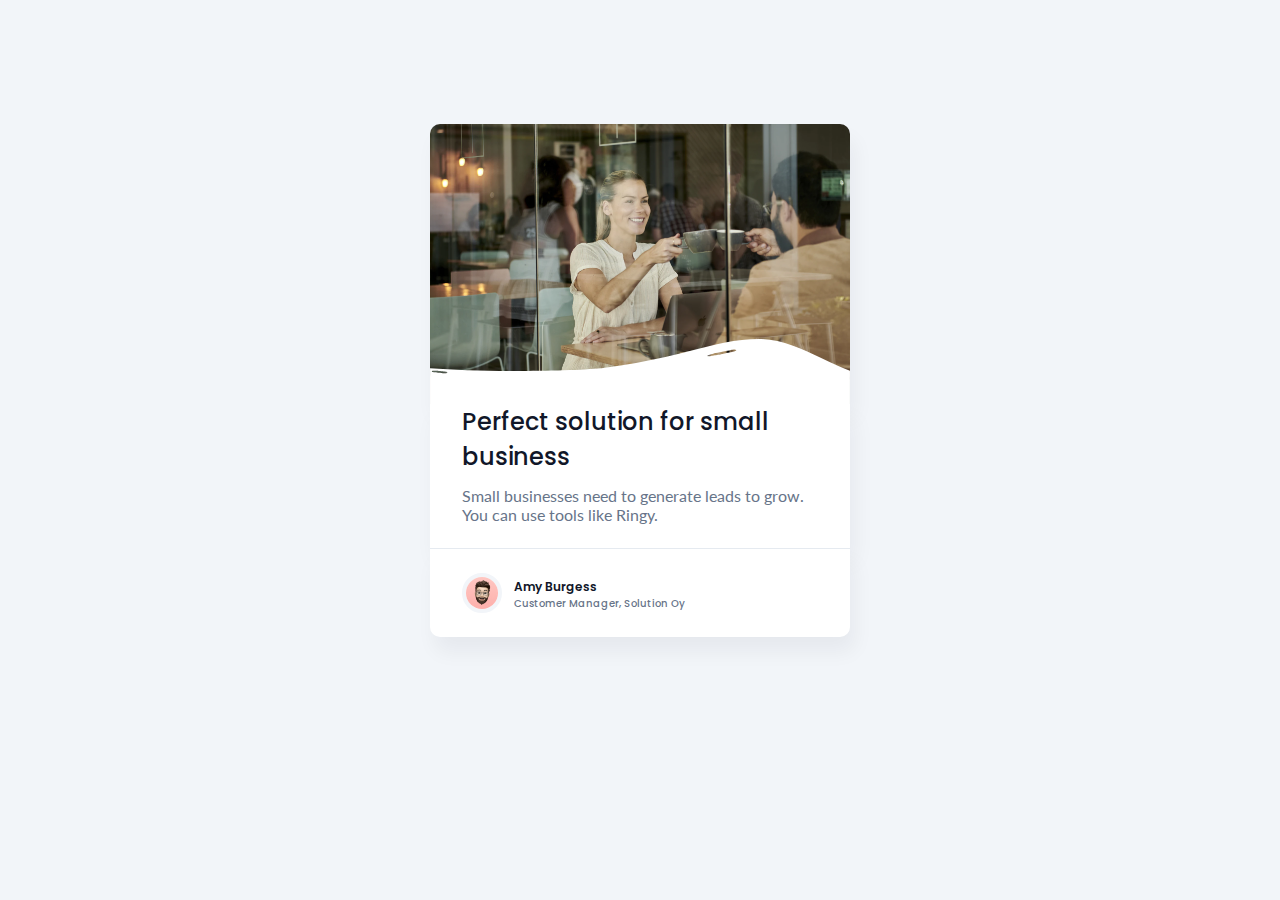
<file: Buisness Blog card/index.html>
<!DOCTYPE html>
<html lang="en">
<head>
  <meta charset="UTF-8">
  <meta name="viewport" content="width=device-width, initial-scale=1.0">
  <title>Business Blog Card</title>
  <link rel="stylesheet" href="./style.css">
  <link href="https://fonts.googleapis.com/css2?family=Sora&display=swap" rel="stylesheet">
</head>
<body>
  <div class="img-container">
    <img id="white-overlay" src="./images/white-overlay.svg" alt="no-image">
  </div>
  <div class="title-container">
    <h3 id="title">Perfect solution for small business</h3>
    <p id="description">Small businesses need to generate leads to grow. You can use tools like Ringy.</p>
  </div>
  <div class="avatar-img">
    <img id="profile" src="./images/avatar-image-business-card.png" alt="no-image">
    <div class="avatar-container">
      <span id="name">Amy Burgess</span>
      <span id="designation">Customer Manager, Solution Oy</span>
    </div>
  </div>
</body>
</html>
</file>
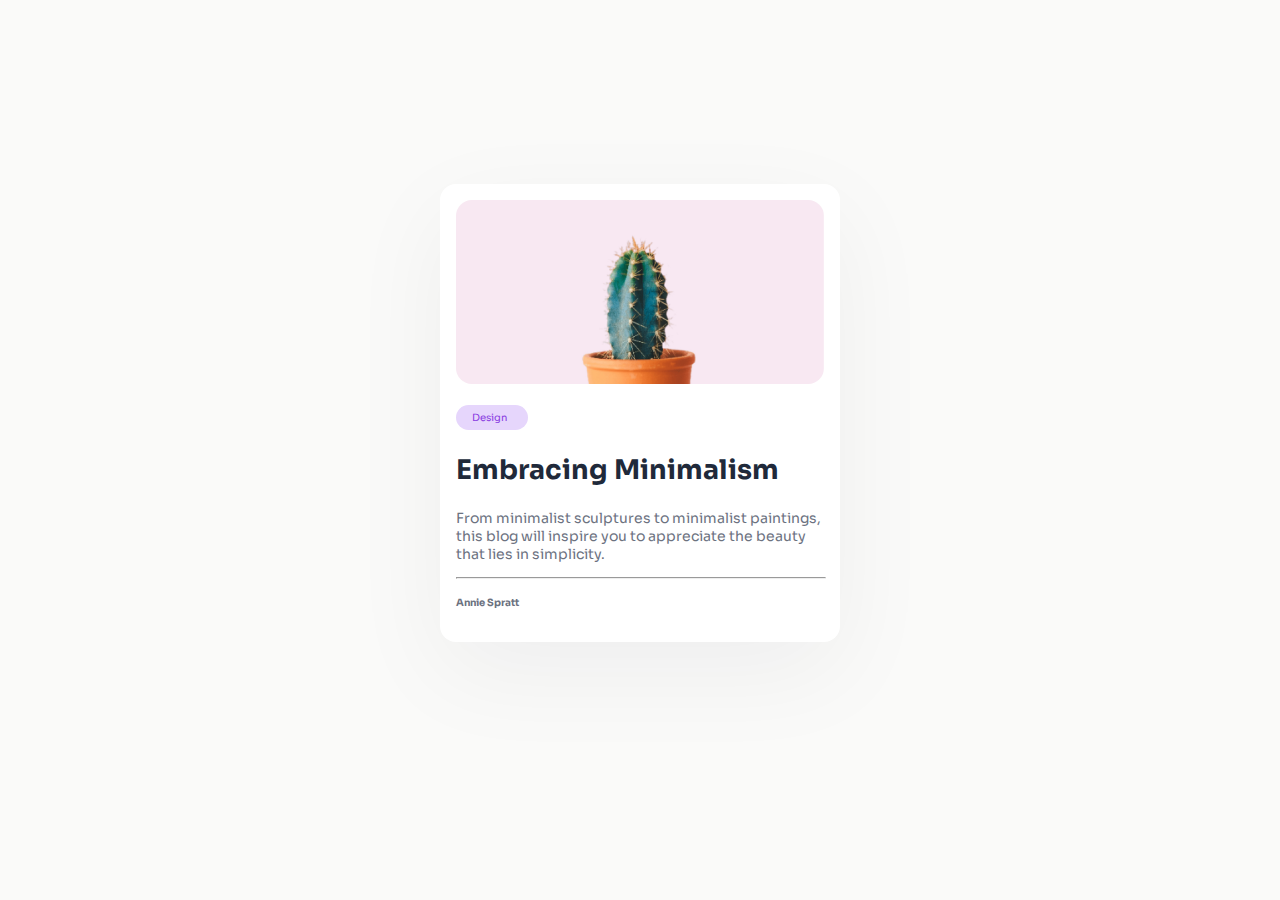
<file: Card Project/index.html>
<!DOCTYPE html>
<html lang="en">
  <head>
    <meta charset="UTF-8" />
    <meta name="viewport" content="width=device-width, initial-scale=1.0" />
    <link rel="stylesheet" href="./style.css" />
    <link rel="preconnect" href="https://fonts.googleapis.com" />
    <link rel="preconnect" href="https://fonts.gstatic.com" crossorigin />
    <link
      href="https://fonts.googleapis.com/css2?family=Sora:wght@100..800&display=swap"
      rel="stylesheet"
    />
    <title>Card</title>
  </head>
  <body>
    <div class="card-container">
      <div class="img-container">
        <img
          src="./image/cactus_img.jpg"
          height="184"
          width="368"
          alt="cactus-image"
        />
      </div>
      <div class="text-container">
        <div class="tag-container">Design</div>
        <div class="heading-container">
          <h2>Embracing Minimalism</h2>
        </div>
        <div class="para-container">
          <p>
            From minimalist sculptures to minimalist paintings, this blog will
            inspire you to appreciate the beauty that lies in simplicity.
          </p>
        </div>
        <hr />
        <div class="extra-container">
          <h5>Annie Spratt</h5>
        </div>
      </div>
    </div>
  </body>
</html>
</file>
<file: Buisness Blog card/style.css>
@import url('https://fonts.googleapis.com/css2?family=Lato:ital,wght@0,100;0,300;0,400;0,700;0,900;1,100;1,300;1,400;1,700;1,900&display=swap');
@import url('https://fonts.googleapis.com/css2?family=Lato:ital,wght@0,100;0,300;0,400;0,700;0,900;1,100;1,300;1,400;1,700;1,900&family=Poppins:ital,wght@0,100;0,200;0,300;0,400;0,500;0,600;0,700;0,800;0,900;1,100;1,200;1,300;1,400;1,500;1,600;1,700;1,800;1,900&display=swap');

body {
  margin: 0;
  padding: 0;
  display: flex;
  flex-direction: column;
  justify-content: center;
  align-items: center;
  background-color: #F2F5F9;
  font-style: normal;
  font-optical-sizing: auto;
}

img#white-overlay {
  position: relative;
  width: 420px;
  top: 215px;
}
/* contain */
.img-container {
  background-image: url(./images/hero-image-business-card.png);
  background-size: cover;
  width: 420px;
  height: 280px;
  margin-top: 124px;
  border-top-left-radius: 10px;
  border-top-right-radius: 10px;
  box-shadow: 5px 15px 20px rgba(17, 23, 41, 0.05);
}
/* contain1 */
.title-container {
  width: 420px;
  height: fit-content;
  background-color: #FFFFFF;
  box-shadow: 5px 15px 20px rgba(17, 23, 41, 0.05);
}

#title{
  margin: 0px;
  margin-right: 32px;
  margin-left: 32px;
  font-family: "Poppins", sans-serif;
  font-size: 24px;
  font-weight: 450;
  font-style: normal;
  color: #111729;
}

#description{
  margin: 12px;
  margin-right: 32px;
  margin-left: 32px;
  margin-bottom: 24px;
  font-family: "Lato", sans-serif;
  font-size: 16px;
  font-weight: 400;
  font-style:normal;
  color: #677489;
}
/* contain2 */
.avatar-img {
  display: flex;
  flex-direction: row;
  width: 420px;
  height: fit-content;
  border-top: 1px solid #E5EAF0 ;
  border-bottom-right-radius: 10px;
  border-bottom-left-radius: 10px;
  box-shadow: 5px 15px 20px rgba(17, 23, 41, 0.05);
  background-color: #FFFFFF;
}

#profile {
  width: 32px;
    border-radius: 50%;
    margin: 24px;
    margin-right: 12px;
    margin-left: 32px;
    border: 4px solid #F2F5F9;
}

/* contain3 */
.avatar-container {
  margin-top: 28px;
    height: fit-content;
}

#name {
  font-family: "Poppins", sans-serif;
  font-weight: 600;
  font-size: 12px;
  color: #111729;
}

#designation {
  display: block;
    font-family: "Poppins", sans-serif;
    font-weight: 450;
    font-size: 10px;
    color: #677489;
    background-color: #FFFFFF;
}
</file>
<file: Card Project/style.css>
body {
    display: flex;
    justify-content: center;
    align-items: center;
    height: 90vh;
    background-color: #FAFAF9;
    font-family: "Sora", sans-serif;
}

.card-container {
    background-color: #FFFFFF;
    box-shadow: 0px 30px 100px 0px rgba(17, 23, 41, 0.05);
    display: flex;
    flex-direction: column;
    align-items: center;
    max-width: 368px;
    border-radius: 16px;
    padding: 16px;
}

.img-container {
    margin-bottom: 16px;
}

.text-container {

}

.tag-container {
    font-size: 10px;
    font-weight: 0.625rem;
    background-color: #E6D6FC;
    color: #883AE1;
    border-radius: 24px;
    padding: 6px 16px;
    position: relative;
    width: 40px;
    max-width: 40px;
}

.heading-container {
    font-size: 1.125rem;
    font-weight: bold;
    color: #20293A;
}

.para-container {
    font-size: 14px;
    font-weight: 0.875rem;
    color: #6C727F;
}

.extra-container {
    font-size: 12px;
    font-weight: 0.75rem;
    color: #6C727F;
}

img {
    border-radius: 16px;
}

hr {
    color: #6C727F;
    width: 100%;
}
</file>
